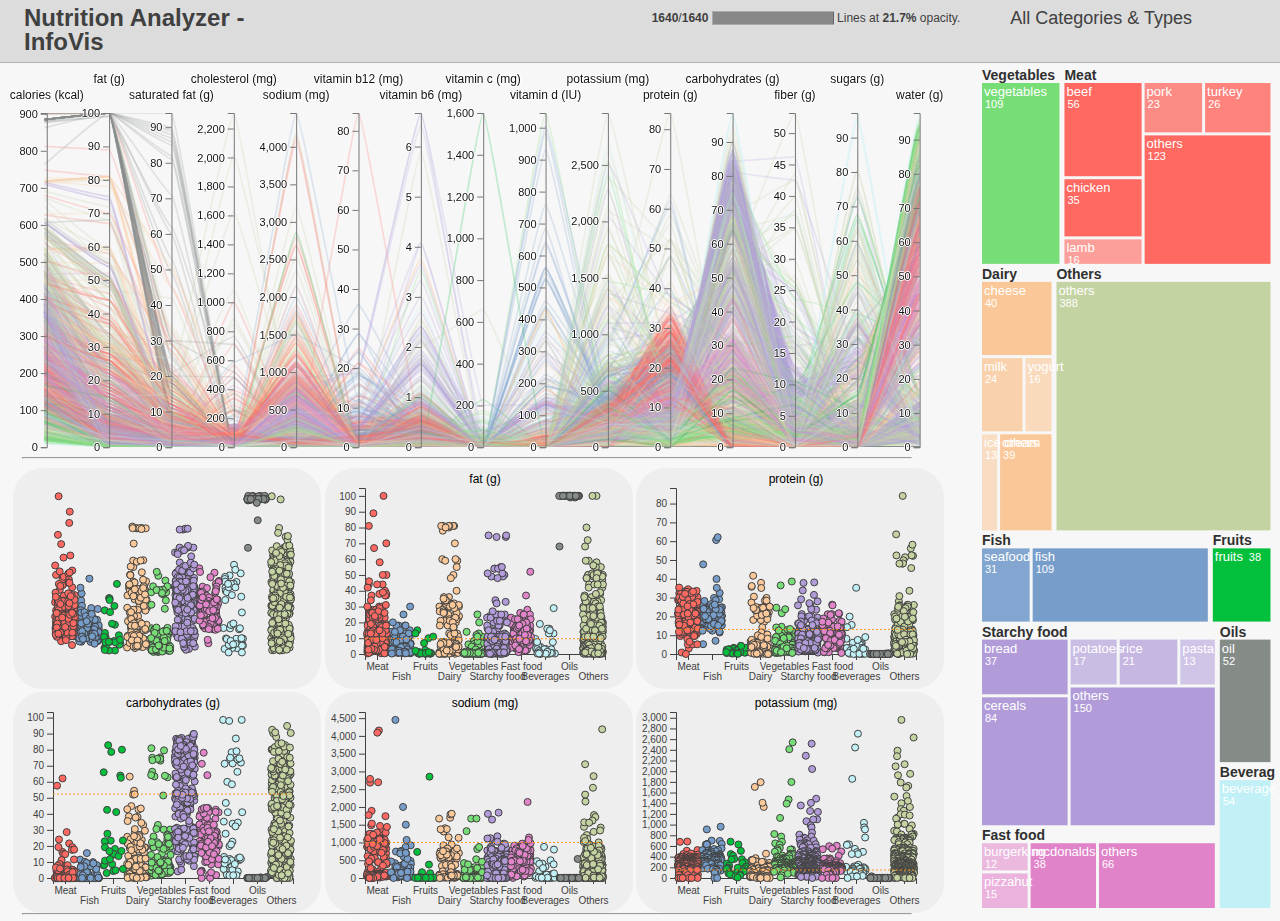
<file: CPV/src/index.html>
<!DOCTYPE html>
<html>
  <head>
    <meta http-equiv="Content-Type" content="text/html;charset=utf-8"/>
    <title>VI - Project</title>
    <script src="d3.v7.min.js"></script>
    <link rel="stylesheet" type="text/css" href="style.css" />
  </head>

  <div id="header">
    <div style="width: 20%; float: left">
      <h1>Nutrition Analyzer - InfoVis</h1>
    </div>
    <div class="controls" style="width: 56%; text-align: right" >
      <strong id="rendered-count"></strong>/<strong id="data-count"></strong>
      <div class="fillbar"><div id="selected-bar"><div id="rendered-bar">&nbsp;</div></div></div>
      Lines at <strong id="opacity"></strong> opacity.
    </div>
    <div style="width: 24%; float: left; text-align: center">
      <h2>All Categories & Types</h2>
    </div>
    <div style="clear:both;"></div>
  </div>
  
  <body onload="init()">
    <div>
      <!-- PARALLEL COORDINATES -->
      <div style="width: 73%; float: left">
        <div id="parCoords">
          <!-- <canvas id="background"></canvas> -->
          <canvas id="foreground"></canvas>
          <!-- <canvas id="highlight"></canvas> -->
          <svg style="position: relative; top: 0; left: 0; float: left;"></svg>
          <!-- <svg></svg> -->
        </div>
        <hr style="height: 0.4%; width:95%; color:lightgray; background-color:lightgray; text-align:left;">
        <div>
          <!-- CALORIES JITTER -->
          <div class="jitter_container" style="width: 33%; text-align: center; float: left"><div id="jitterPlot-calories"></div></div>
          <!-- FAT JITTER -->
          <div class="jitter_container" style="width: 33%; text-align: center; float: left"><div id="jitterPlot-fat"></div></div>
          <!-- PROTEIN JITTER -->
          <div class="jitter_container" style="width: 33%; text-align: center; float: left"><div id="jitterPlot-protein"></div></div>
        </div>
        <div>
          <!-- CARBOHYDRATES JITTER -->
          <div class="jitter_container" style="width: 33%; text-align: center; float: left"><div id="jitterPlot-carbohydrates"></div></div>
          <!-- SODIUM JITTER -->
          <div class="jitter_container" style="width: 33%; text-align: center; float: left"><div id="jitterPlot-sodium"></div></div>
          <!-- POTASSIUM JITTER -->
          <div class="jitter_container" style="width: 33%; text-align: center; float: left"><div id="jitterPlot-potassium"></div></div>
        </div>
        <hr style="height: 0.4%; width:95%; color:lightgray; background-color:lightgray; text-align:left;">
      </div>
      <!-- TREEMAP -->
      <div style="width: 26%; float: left; text-align: left;">
        <div id="treemap"></div>
      </div>
    </div>
    <div> 
  </body>

  <script src="underscore.js"></script>
  <script src="script.js"></script>

</html>
</file>
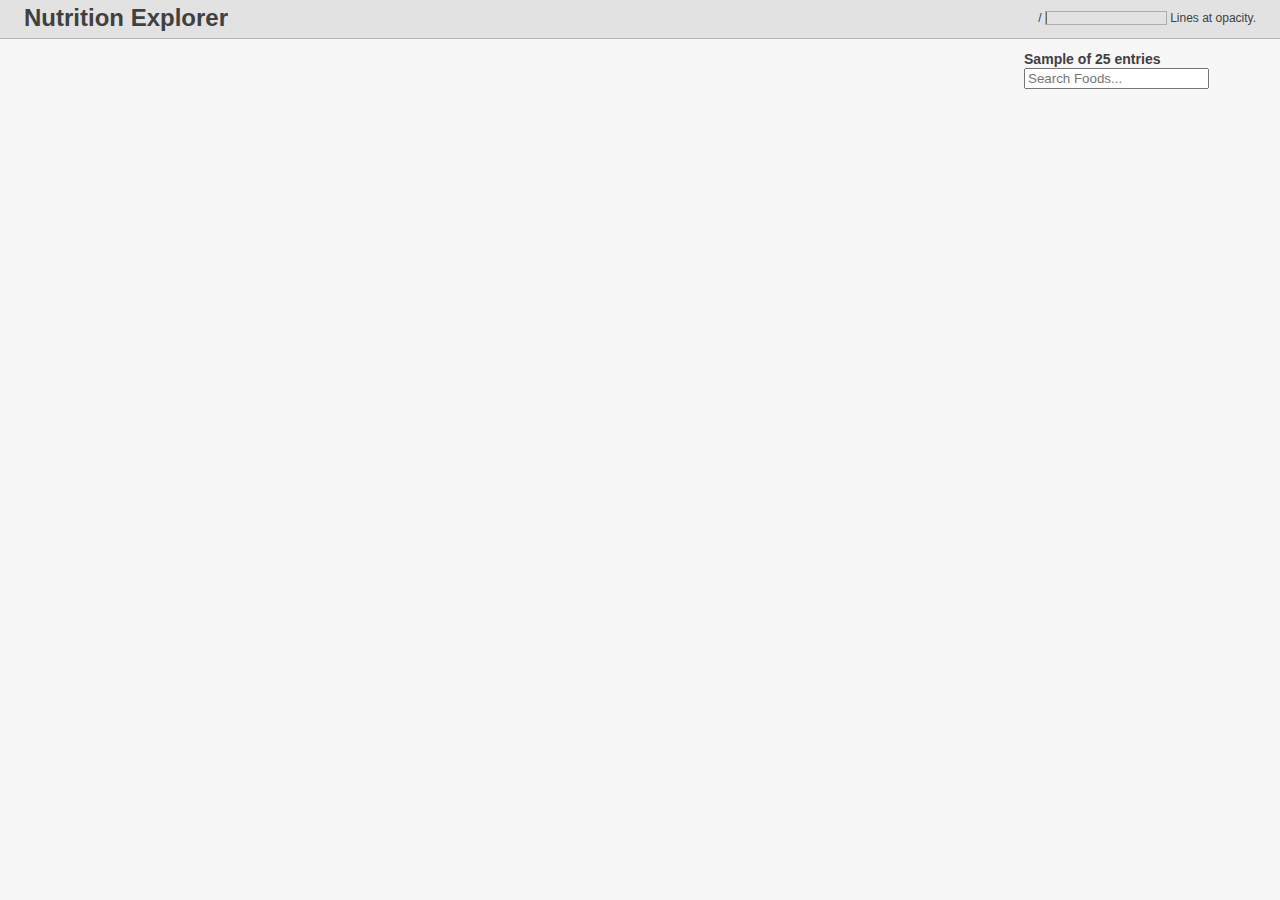
<file: CPIV/index_parCoords.html>
<!DOCTYPE html>
<html>
  <head>
    <meta http-equiv="Content-Type" content="text/html;charset=utf-8"/>
    <title>Nutrient Database Explorer</title>
    <script src="https://d3js.org/d3.v7.min.js"></script>
    <link rel="stylesheet" type="text/css" href="parallel.css" />
  </head>
  <body>
  <div id="header">
    <h1>Nutrition Explorer</h1>
    <div class="controls">
      <strong id="rendered-count"></strong>/<strong id="data-count"></strong>
      <div class="fillbar"><div id="selected-bar"><div id="rendered-bar">&nbsp;</div></div></div>
      Lines at <strong id="opacity"></strong> opacity.
    </div>
    <div style="clear:both;"></div>
  </div>
  <div id="chart">
    <canvas id="background"></canvas>
    <canvas id="foreground"></canvas>
    <canvas id="highlight"></canvas>
    <svg></svg>
  </div>
  <div id="list" class="list">
      <h3>Sample of 25 entries <input type="text" id="search" placeholder="Search Foods..."></input></h3>
      <p id="food-list">
      </p>
  </div>
  </body>
  <script src="http://underscorejs.org/underscore.js"></script>
  <script src="parallel.js"></script>
</html>
</file>
<file: CPV/src/style.css>
html, body {
    margin: 0;
    width: 100%;
    height: 100%;
    padding: 0;
  }
  body { 
    font-family: Ubuntu, Tahoma, Helvetica, sans-serif;
    font-size: 12px;
    line-height: 1.4em;
    background: #f7f7f7;
    color: #404040;
  }
  svg {
    font-family: Ubuntu, Tahoma, Helvetica, sans-serif;
  }
  canvas {
    position: absolute;
    top: 0;
    left: 0;
    float: left;
  }
  #parCoords {
    position: relative;
    float: left;
  }
  .jitter_container {
    position: relative;
    left: 1.4%;
    margin-right: 0.33%;
    margin-top: 0.33%;
    text-align: center;
    float: center;
    width: 30%;
    background-color: #e8e8e89a;
    border-radius: 30px 30px 30px 30px;
  }
  .brush rect.extent {
    fill: rgba(100,100,100,0.15);
    stroke: #fff;
  }
  .brush:hover rect.extent {
    stroke: #222;
    stroke-dasharray: 5,5;
  }
  .brush rect.extent:hover {
    stroke-dasharray: none;
  }
  .resize rect {
    fill: none;
  }
  .background {
    fill: none;
  }
  .axis line, .axis path {
    fill: none;
    stroke: #777;
    stroke-width: 1;
  }
  .axis .tick {
    width: 200px;
  }
  .axis text {
    fill: #111;
    text-anchor: right;
    font-size: 11px;
    text-shadow: 0 1px 0 #fff, 1px 0 0 #fff, 0 -1px 0 #fff, -1px 0 0 #fff;
  }
  .axis text.label {
    font-size: 12px;
    padding-bottom: 24px;
  }
  .row {
    cursor: pointer;
  }
  .row:hover {
    font-size: 16px;
    line-height: 1.3em;
  }
  #rendered-bar, #selected-bar {
    width:0%;
    font-weight: bold;
  }
  #rendered-bar {
    background: #888;
    border-right: 1px solid #666;
  }
  #selected-bar {
    background: rgba(160,160,160,0.5);
    border-right: 1px solid #999;
  }
  .fillbar {
    height: 12px;
    line-height: 12px;
    border:1px solid rgba(120,120,120,0.5);
    width: 120px;
    display: inline-block;
  }
  .little-box {
    width: 268px;
    float: left;
  }
  #header {
    border-bottom: 1px solid rgba(100,100,100,0.35);
    background: #DCDCDC;
    padding: 6px 24px 4px;
    line-height: 24px;
  }
  #header h1 {
    display: inline-block;
    margin: 0px 14px 0 0;
  }
  #header h2 {
    display: inline-block;
    margin: 0px 14px 0 0;
    font-size: 18px;
    font-weight: normal;
  }
  #header button {
    vertical-align: top;
  }
  .controls {
    float: left;
    height: 24px;
    line-height: 24px;
  }
</file>
<file: CPIV/parallel.css>
html, body {
    margin: 0;
    width: 100%;
    height: 100%;
    padding: 0;
  }
  body { 
    font-family: Ubuntu, Tahoma, Helvetica, sans-serif;
    font-size: 12px;
    line-height: 1.4em;
    background: #f7f7f7;
    color: #404040;
  }
  a {
    text-decoration: none;
  }
  .dark a {
    color: #5ae;
  }
  .list {
    padding: 0 2%;
    float: right;
    width: 17%;
    margin: 0 1%;
  }
  svg {
    font-family: Ubuntu, Tahoma, Helvetica, sans-serif;
  }
  canvas, svg {
    position: absolute;
    top: 0;
    left: 0;
    float: left;
  }
  #chart {
    position: relative;
    float: left;
  }
  .brush rect.extent {
    fill: rgba(100,100,100,0.15);
    stroke: #fff;
  }
  .dark .brush rect.extent {
    fill: rgba(100,100,100,0.15);
    stroke: #ddd;
  }
  .brush:hover rect.extent {
    stroke: #222;
    stroke-dasharray: 5,5;
  }
  .brush rect.extent:hover {
    stroke-dasharray: none;
  }
  .resize rect {
    fill: none;
  }
  .background {
    fill: none;
  }
  .dark .background {
    fill: none;
  }
  .axis line, .axis path {
    fill: none;
    stroke: #777;
    stroke-width: 1;
  }
  .dark .axis line, .dark .axis path {
    stroke: #777;
  }
  .axis .tick {
    width: 200px;
  }
  .axis text {
    fill: #111;
    text-anchor: right;
    font-size: 11px;
    text-shadow: 0 1px 0 #fff, 1px 0 0 #fff, 0 -1px 0 #fff, -1px 0 0 #fff;
  }
  .axis text.label {
    font-size: 12px;
    cursor: move;
    padding-bottom: 24px;
  }
  .dark .axis text {
    fill: #f2f2f2;
    text-shadow: 0 1px 0 #000, 1px 0 0 #000, 0 -1px 0 #000, -1px 0 0 #000;
  }
  .dark .axis text.label {
    fill: #ddd;
  }
  .quarter {
    width: 23%;
    margin: 0 1%;
  }
  .half {
    width: 48%;
    margin: 0 1%;
  }
  h3 {
    margin: 12px 0 9px;
  }
  h3 small {
    color: #888;
    font-weight: normal;
  }
  p {
    margin: 0.6em 0;
  }
  small {
    line-height: 1.2em;
  }
  button[disabled=disabled] {
    color: #555 !important;
    opacity: 0.4;
  }
  .settings button[disabled=disabled] {
    display: none;
  }
  .dark button[disabled=disabled] {
    opacity: 0.2;
  }
  button#keep-data,
  button#exclude-data {
    font-weight:bold
  }
  button#keep-data:hover {
    color: #080;
  }
  button#exclude-data:hover {
    color: #900;
  }
  #food-list {
    width: 100%;
    height: 435px;
    overflow-x: auto;
    overflow-y: auto;
    white-space: nowrap;
  }
  #legend {
    text-align: left;
    overflow-y: auto;
    border-left: 1px solid rgba(140,140,140,0.5);
  }
  .row {
    cursor: pointer;
  }
  .row:hover {
    font-size: 16px;
    line-height: 1.3em;
  }
  .off {
    color: #999;
  }
  .dark .off {
    color: #555;
  }
  .dark #legend {
    border-left: 1px solid #777;
  }
  .color-block, .color-bar {
    display: inline-block;
    height: 8px;
    width: 8px;
    margin: 1px 4px 1px 0px;
  }
  #rendered-bar,
  #selected-bar {
    width:0%;
    font-weight: bold;
  }
  #rendered-bar {
    background: #888;
    border-right: 1px solid #666;
  }
  #selected-bar {
    background: rgba(160,160,160,0.5);
    border-right: 1px solid #999;
  }
  .fillbar {
    height: 12px;
    line-height: 12px;
    border:1px solid rgba(120,120,120,0.5);
    width: 120px;
    display: inline-block;
  }
  .little-box {
    width: 268px;
    float: left;
  }
  #header {
    border-bottom: 1px solid rgba(100,100,100,0.35);
    background: #e2e2e2;
    padding: 6px 24px 4px;
    line-height: 24px;
  }
  .dark #header {
    background: #040404;
    color: #f3f3f3;
  }
  #header h1 {
    display: inline-block;
    margin: 0px 14px 0 0;
  }
  #header button {
    vertical-align: top;
  }
  .controls {
    float: right;
    height: 24px;
    line-height: 24px;
  }
  
  /* Scrollbars */
  
  ::-webkit-scrollbar {
    width: 10px;
    height: 10px;
  }
   
  ::-webkit-scrollbar-track {
    background: #ddd;
    border-radius: 12px;
  }
   
  ::-webkit-scrollbar-thumb {
    background: #b5b5b5;
    border-radius: 12px;
  }
  .dark ::-webkit-scrollbar-track {
    background: #222;
  }
  .dark ::-webkit-scrollbar-thumb {
    background: #444;
  }
</file>
